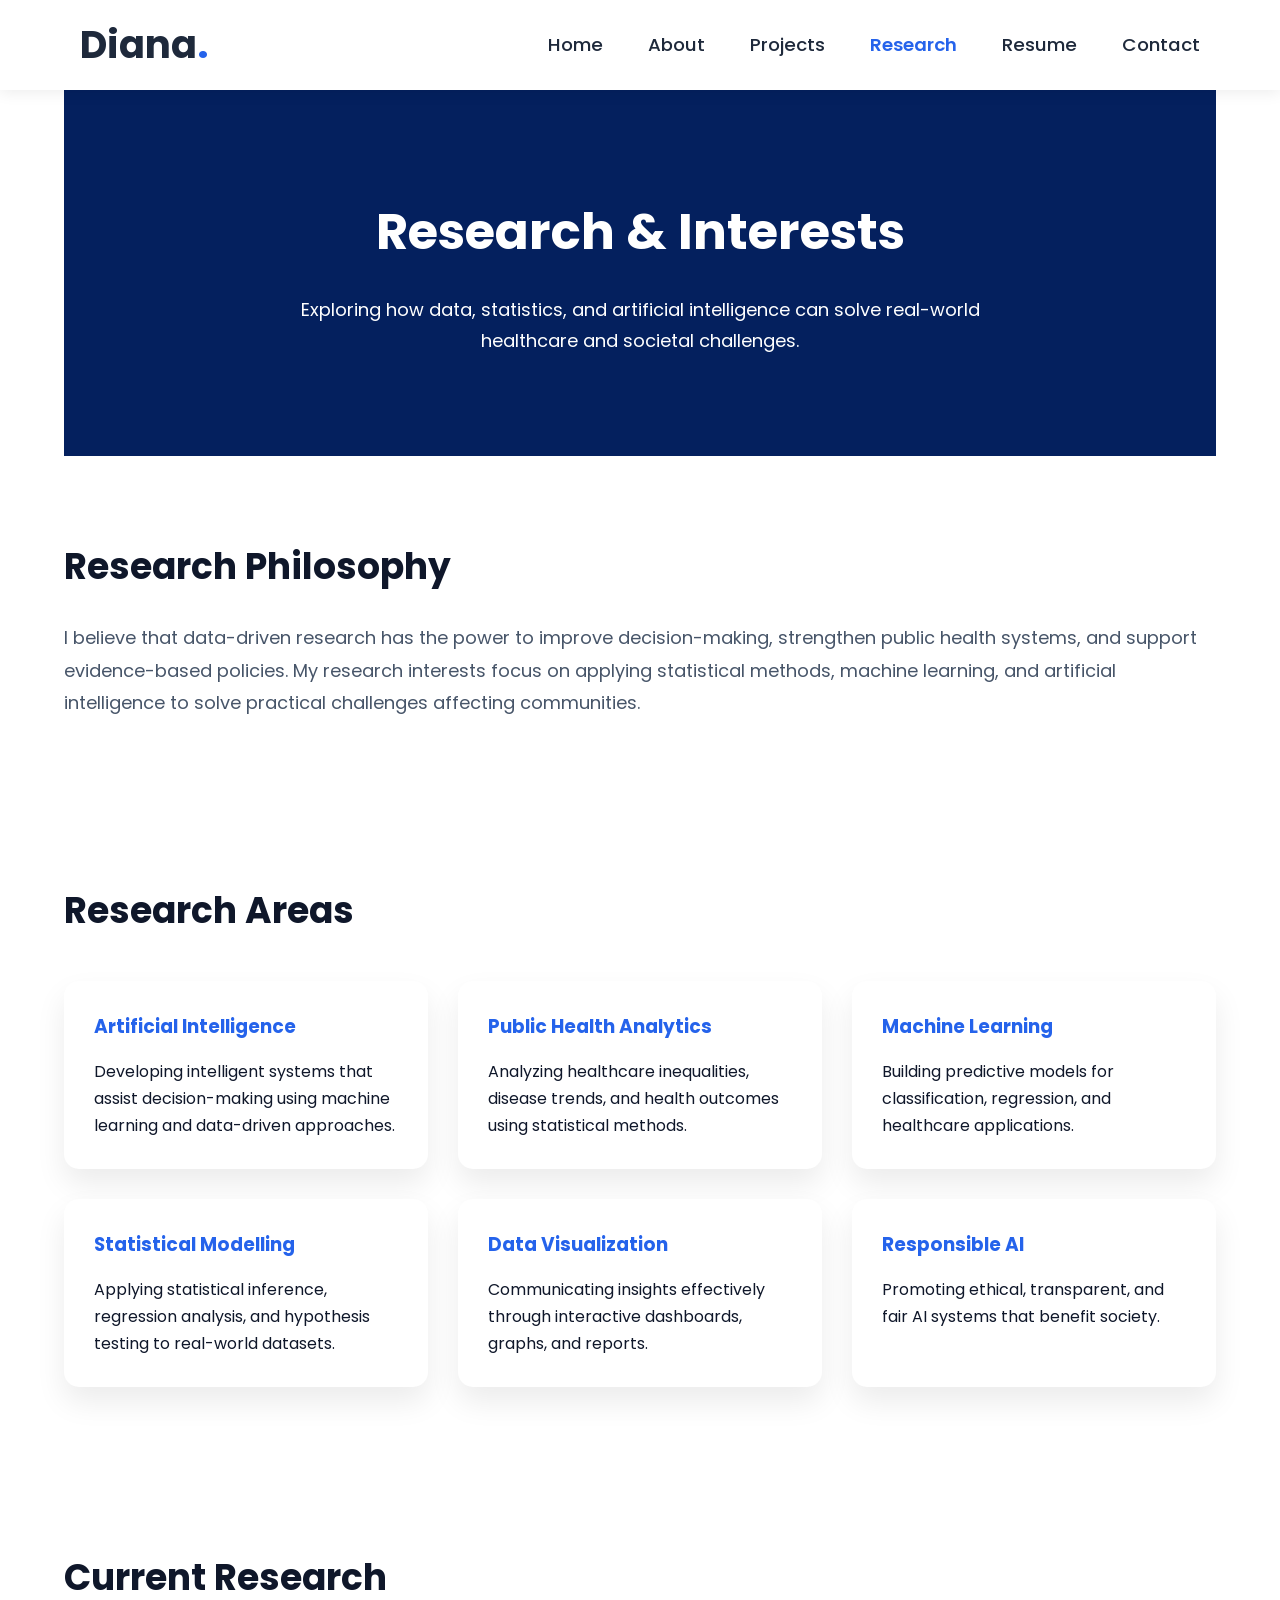
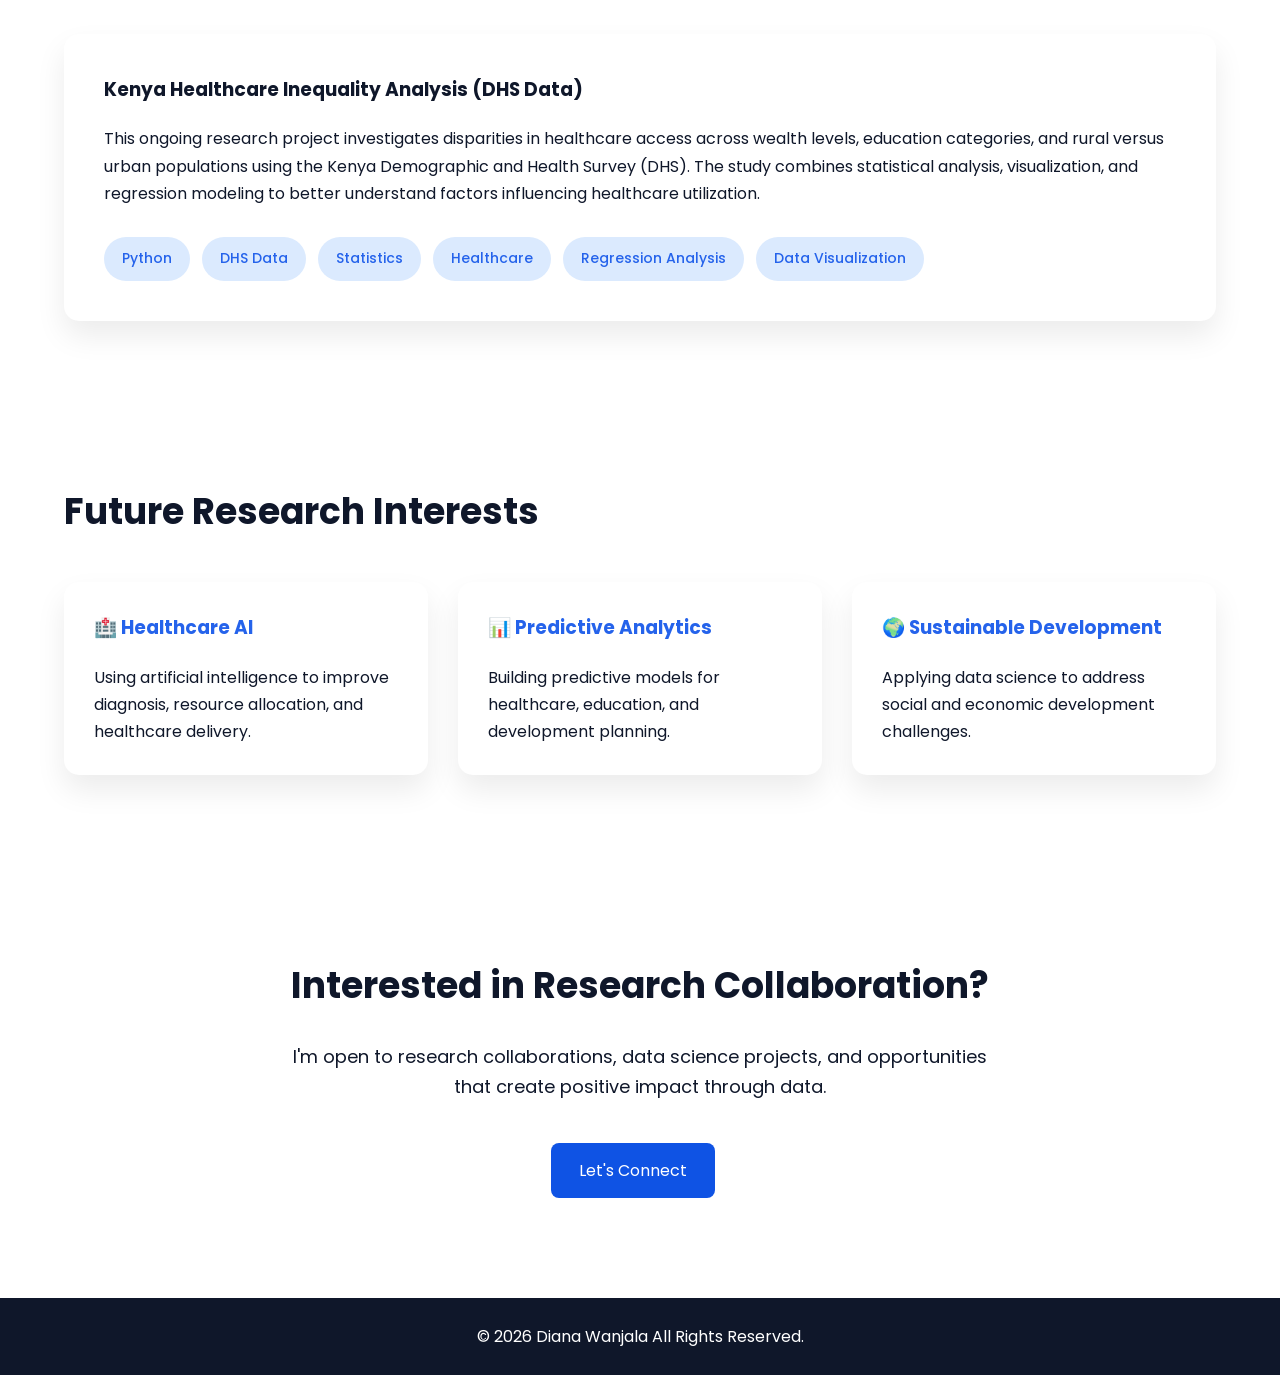
<file: research.html>
<!DOCTYPE html>
<html lang="en">

<head>

    <meta charset="UTF-8">

    <meta name="viewport" content="width=device-width, initial-scale=1.0">

    <title>Research | Diana Wanjala</title>

    <link rel="stylesheet" href="css/style.css">

    <link rel="stylesheet" href="css/navbar.css">
    <link rel="stylesheet" href="css/research.css">

    <link rel="preconnect" href="https://fonts.googleapis.com">

    <link rel="preconnect" href="https://fonts.gstatic.com" crossorigin>

    <link href="https://fonts.googleapis.com/css2?family=Poppins:wght@300;400;500;600;700&display=swap" rel="stylesheet">

</head>

<body>

<header>

<nav class="navbar">

<div class="logo">

Diana<span>.</span>

</div>

<ul class="nav-links">

<li><a href="index.html">Home</a></li>

<li><a href="about.html">About</a></li>

<li><a href="projects.html">Projects</a></li>

<li><a href="research.html" class="active">Research</a></li>

<li><a href="resume.html">Resume</a></li>

<li><a href="contact.html">Contact</a></li>

</ul>

</nav>

</header>

<!-- ================= HERO ================= -->

<section class="research-hero">

<h1>Research & Interests</h1>

<p>

Exploring how data, statistics, and artificial intelligence
can solve real-world healthcare and societal challenges.

</p>

</section>

<!-- ================= INTRO ================= -->

<section class="intro">

<h2>Research Philosophy</h2>

<p>

I believe that data-driven research has the power to improve
decision-making, strengthen public health systems, and support
evidence-based policies. My research interests focus on applying
statistical methods, machine learning, and artificial intelligence
to solve practical challenges affecting communities.

</p>

</section>

<!-- ================= RESEARCH AREAS ================= -->

<section class="areas">

<h2>Research Areas</h2>

<div class="area-grid">

<div class="area-card">

<h3>Artificial Intelligence</h3>

<p>

Developing intelligent systems that assist
decision-making using machine learning and data-driven approaches.

</p>

</div>

<div class="area-card">

<h3>Public Health Analytics</h3>

<p>

Analyzing healthcare inequalities,
disease trends,
and health outcomes using statistical methods.

</p>

</div>

<div class="area-card">

<h3>Machine Learning</h3>

<p>

Building predictive models for classification,
regression,
and healthcare applications.

</p>

</div>

<div class="area-card">

<h3>Statistical Modelling</h3>

<p>

Applying statistical inference,
regression analysis,
and hypothesis testing to real-world datasets.

</p>

</div>

<div class="area-card">

<h3>Data Visualization</h3>

<p>

Communicating insights effectively through
interactive dashboards,
graphs,
and reports.

</p>

</div>

<div class="area-card">

<h3>Responsible AI</h3>

<p>

Promoting ethical,
transparent,
and fair AI systems that benefit society.

</p>

</div>

</div>

</section>

<!-- ================= CURRENT RESEARCH ================= -->

<section class="current">

<h2>Current Research</h2>

<div class="research-project">

<h3>Kenya Healthcare Inequality Analysis (DHS Data)</h3>

<p>

This ongoing research project investigates disparities in healthcare access
across wealth levels, education categories, and rural versus urban populations
using the Kenya Demographic and Health Survey (DHS). The study combines
statistical analysis, visualization, and regression modeling to better
understand factors influencing healthcare utilization.

</p>

<div class="tags">

<span>Python</span>

<span>DHS Data</span>

<span>Statistics</span>

<span>Healthcare</span>

<span>Regression Analysis</span>

<span>Data Visualization</span>

</div>

</div>

</section>

<!-- ================= FUTURE RESEARCH ================= -->

<section class="future">

<h2>Future Research Interests</h2>

<div class="future-grid">

<div>

<h3>🏥 Healthcare AI</h3>

<p>

Using artificial intelligence to improve diagnosis,
resource allocation,
and healthcare delivery.

</p>

</div>

<div>

<h3>📊 Predictive Analytics</h3>

<p>

Building predictive models for healthcare,
education,
and development planning.

</p>

</div>

<div>

<h3>🌍 Sustainable Development</h3>

<p>

Applying data science to address
social and economic development challenges.

</p>

</div>

</div>

</section>

<!-- ================= CTA ================= -->

<section class="cta">

<h2>Interested in Research Collaboration?</h2>

<p>

I'm open to research collaborations,
data science projects,
and opportunities that create positive impact through data.

</p>

<a href="contact.html" class="btn">

Let's Connect

</a>

</section>

<footer>

<p>

© 2026 Diana Wanjala

All Rights Reserved.

</p>

</footer>

</body>

</html>
</file>
<file: css/style.css>
/*============================

GLOBAL STYLES

==============================*/

*{

margin:0;

padding:0;

box-sizing:border-box;

scroll-behavior:smooth;

}

/* ==========================
   THEME VARIABLES
========================== */

:root{

    --bg-color:#ffffff;
    --surface-color:#F8FAFC;
    --card-color:#ffffff;

    --text-color:#0F172A;
    --text-light:#475569;

    --primary:#2563EB;
    --border:#E2E8F0;

}

body{

    font-family: "Poppins", sans-serif;

    background:var(--bg-color);

    color:var(--text-color);
    margin-top:90px;

    line-height:1.7;

    transition:
        background .35s ease,
        color .35s ease;

}

body.dark-mode{

    --bg-color:#0F172A;

    --surface-color:#1E293B;

    --card-color:#1E293B;

    --text-color:#F8FAFC;

    --text-light:#CBD5E1;

    --border:#334155;

}

.theme-toggle{

    width:48px;

    height:48px;

    border:none;

    border-radius:50%;

    background:var(--surface-color);

    cursor:pointer;

    font-size:22px;

    transition:.3s;

    color:var(--text-color);

}

.theme-toggle:hover{

    transform:rotate(20deg);

    background:var(--primary);

    color:white;

}

body{

    background:var(--bg-color);
    color:var(--text-color);

    line-height:1.7;

    transition:
        background .35s ease,
        color .35s ease;

}

a{

text-decoration:none;

}

ul{

list-style:none;

}

img{

width:100%;

display:block;

}

header{

position:sticky;

top:0;

background:var(--card-color);

box-shadow:0 3px 10px rgba(0,0,0,.05);

z-index:1000;

}


.menu-btn{

display:none;

font-size:28px;

cursor:pointer;

}
.hero{

width:90%;

margin:auto;

min-height:90vh;

display:flex;

align-items:center;

justify-content:space-between;

gap:80px;

}

.hero-text{

flex:1;

}

.hero h1{

font-size:60px;

margin:15px 0;

}

.hero h2{

color:#0a4ee0;

margin-bottom:20px;

height:40px;

}

.hero p{

margin-bottom:30px;

font-size:18px;

}

.hero-image{

flex:1;

display:flex;

justify-content:center;

}

.hero-image img{

width:350px;

border-radius:50%;

box-shadow:0 20px 40px rgba(0,0,0,.15);

}

/*==========================
HERO
===========================*/

.hero{

min-height:90vh;

display:flex;

justify-content:space-between;

align-items:center;

padding:100px 8%;

gap:60px;

}

.hero-text{

flex:1;

}

.hero-greeting{

font-size:22px;

color:#2563EB;

margin-bottom:15px;

font-weight:600;

}

.hero h1{

font-size:68px;

font-weight:800;

margin-bottom:15px;

line-height:1.1;

}

.hero h2{

font-size:34px;

color:#2563EB;

height:50px;

margin-bottom:25px;

}

.hero-description{

font-size:18px;

line-height:1.9;

color:#475569;

max-width:650px;

margin-bottom:40px;

}

.hero-buttons{

display:flex;

gap:20px;

margin-bottom:35px;

flex-wrap:wrap;

}

.hero-social{

display:flex;

gap:30px;

font-weight:600;

}

.hero-social a{

transition:.3s;

}

.hero-social a:hover{

color:#2563EB;

}

.hero-image{

flex:1;

display:flex;

justify-content:center;

}

.image-circle{

width:420px;

height:420px;

border-radius:50%;

background:linear-gradient(135deg,#2563EB,#06B6D4);

display:flex;

justify-content:center;

align-items:center;

animation:float 4s ease-in-out infinite;

box-shadow:0 25px 50px rgba(37,99,235,.3);

}

.image-circle img{

width:390px;

height:390px;

object-fit:cover;

border-radius:50%;

border:8px solid white;

}

@keyframes float{

0%{

transform:translateY(0);

}

50%{

transform:translateY(-15px);

}

100%{

transform:translateY(0);

}

}

@media(max-width:992px){

.hero{

flex-direction:column-reverse;

text-align:center;

}

.hero h1{

font-size:48px;

}

.hero h2{

font-size:28px;

}

.hero-buttons{

justify-content:center;

}

.hero-social{

justify-content:center;

}

.image-circle{

width:320px;

height:320px;

}

.image-circle img{

width:295px;

height:295px;

}

}

/*==========================
ABOUT PREVIEW
===========================*/

.about-preview{

padding:100px 8%;

background:var(--card-color);

}

.about-container{

display:grid;

grid-template-columns:1.2fr 1fr;

gap:60px;

align-items:center;

}

.about-text h2{

font-size:40px;

margin-bottom:25px;

color:#0F172A;

}

.about-text p{

font-size:17px;

line-height:1.9;

color:#475569;

margin-bottom:25px;

}

.stats-grid{

display:grid;

grid-template-columns:repeat(2,1fr);

gap:25px;

}

.stat-card{

background:var(--card-color);

padding:35px 20px;

text-align:center;

border-radius:16px;

box-shadow:0 12px 25px rgba(0,0,0,.08);

transition:.3s;

}

.stat-card:hover{

transform:translateY(-8px);

}

.stat-card h3{

font-size:42px;

color:#2563EB;

margin-bottom:10px;

font-weight:700;

}

.stat-card p{

font-size:16px;

color:#475569;

}

@media(max-width:992px){

.about-container{

grid-template-columns:1fr;

}

.about-text{

text-align:center;

}

.stats-grid{

margin-top:20px;

}

}

/*==========================
FEATURED PROJECT
===========================*/

.featured-project{

padding:100px 8%;

background:var(--card-color);

}

.featured-card{

background:white;

border-radius:20px;

padding:35px;

box-shadow:0 10px 30px rgba(0,0,0,.08);

margin-bottom:70px;

}

.project-image{

width:100%;

margin-bottom:30px;

}

.project-image img{

width:90%;

max-height:400px;

object-fit:relative;

border-radius:18px;

display:block;

}


.project-status{

display:inline-block;

background:#DCFCE7;

color:#166534;

padding:8px 18px;

border-radius:30px;

font-size:14px;

font-weight:600;

margin-bottom:20px;

}

.project-content h3{

font-size:36px;

margin-bottom:20px;

color:#0F172A;
position: inherit;

}

.project-content p{

font-size:17px;

line-height:1.9;

color:#475569;

margin-bottom:30px;

}

.project-content{

max-width:900px;

margin: auto;

}

.project-tech{

display:flex;

flex-wrap:wrap;

gap:10px;

margin:25px 0;

}

.project-tech span{

background:#EFF6FF;

color:#2563EB;

padding:10px 18px;

border-radius:30px;

font-size:14px;

font-weight:600;

}


.project-content {

width:100%;

max-width:900px;

margin:auto;

} 

.project-buttons{

display:flex;

gap:15px;

margin:30px 0;

}

@media(max-width:992px){

.featured-container{

grid-template-columns:1fr;

}

.project-content{

text-align:center;

}

.project-tech{

justify-content:center;

}

.project-buttons{

justify-content:center;

}

}

/*==========================
PROJECT INFO
===========================*/

.project-info-grid{

display:grid;

grid-template-columns:repeat(4,1fr);

gap:15px;

margin:30px 0;

}

.info-box{

background:#F8FAFC;

padding:18px;

border-radius:12px;

text-align:center;

border:1px solid #E2E8F0;

}

.info-box:hover{

transform:translateY(-5px);

box-shadow:0 10px 20px rgba(0,0,0,.08);

}

.info-box h4{

margin-bottom:8px;

font-size:16px;

color:#2563EB;

}

.info-box p{

margin:0;

font-size:15px;

color:#475569;

line-height:1.5;

}

@media(max-width:900px){

.project-info-grid{

grid-template-columns:repeat(2,1fr);

}

}

@media(max-width:600px){

.project-info-grid{

grid-template-columns:1fr;

}

.project-buttons{

flex-direction:column;

}

}

/*==========================
PROJECT PROGRESS
===========================*/

.project-progress{

margin:30px 0;

}

.progress-header{

display:flex;

justify-content:space-between;

margin-bottom:10px;

font-weight:600;

color:#0F172A;

}

.progress-track{

height:12px;

background:whitesmoke;

border-radius:50px;

overflow:hidden;

}

.progress-fill{

height:100%;

width:80%;

background:linear-gradient(90deg,#2563EB,#06B6D4);

border-radius:50px;

animation:progressLoad 2s ease;

}

@keyframes progressLoad{

from{

width:0;

}

to{

width:80%;

}

}

/*==========================
PROJECT ACHIEVEMENTS
===========================*/

.project-achievements{

margin-top:30px;

}

.project-achievements h4{

color:#2563EB;

margin-bottom:15px;

}

.project-achievements ul{

padding-left:20px;

}

.project-achievements li{

margin-bottom:12px;

color:#475569;

line-height:1.6;

}

/*==========================
RESEARCH INTERESTS
===========================*/

.research-interests{

padding:100px 8%;

background:var(--card-color);

}

.research-grid{

display:grid;

grid-template-columns:repeat(auto-fit,minmax(300px,1fr));

gap:30px;

margin-top:60px;

}

.research-card{

background:whitesmoke;

padding:35px;

border-radius:18px;

text-align:center;

box-shadow:0 15px 35px rgba(0,0,0,.08);

transition:.35s ease;

border-top:5px solid transparent;

}

.research-card:hover{

transform:translateY(-10px);

border-top:5px solid #2563EB;

}

.research-icon{

font-size:55px;

margin-bottom:20px;

}

.research-card h3{

font-size:24px;

margin-bottom:15px;

color:#0F172A;

}

.research-card p{

font-size:16px;

line-height:1.8;

color:#475569;

}
.research-card:hover .research-icon{

transform:scale(1.2) rotate(8deg);

transition:.4s;

}

/*==========================
TECHNICAL STACK
===========================*/

.technical-stack{

padding:100px 8%;

background:var(--card-color);

}

.skills-dashboard{

display:grid;

grid-template-columns:repeat(auto-fit,minmax(350px,1fr));

gap:30px;

margin-top:60px;

}

.skill-category{

background:white;background:var(--card-color);

padding:35px;

border-radius:18px;

box-shadow:0 15px 35px rgba(0,0,0,.08);

transition:.35s;

border-left:5px solid #2563EB;

}

.skill-category:hover{

transform:translateY(-8px);

}

.skill-category h3{

margin-bottom:25px;

color:#0F172A;

font-size:24px;

}

.skill-tags{

display:flex;

flex-wrap:wrap;

gap:15px;

}

.skill-tags span{

display:flex;

align-items:center;

gap:10px;

background:#EFF6FF;

color:#2563EB;

padding:12px 20px;

border-radius:30px;

font-weight:600;

font-size:15px;

transition:.3s;

cursor:default;

}

.skill-tags span i{

font-size:24px;

}

.skill-tags span:hover{

background:#2563EB;

color:white;

transform:translateY(-5px) scale(1.05);

box-shadow:0 10px 20px rgba(37,99,235,.25);

}

.skill-tags span:hover i{

color:white;

}


@media(max-width:768px){

.skills-dashboard{

grid-template-columns:1fr;

}

.skill-category{

padding:30px;

}

}

/*==========================
CURRENTLY LEARNING
===========================*/

.learning-section{

padding:100px 8%;

background:var(--card-color);

}

.learning-grid{

display:grid;

grid-template-columns:repeat(auto-fit,minmax(280px,1fr));

gap:30px;

margin-top:60px;

}

.learning-card{

background:white;

padding:35px;

text-align:center;

border-radius:18px;

box-shadow:0 15px 35px rgba(0,0,0,.08);

transition:.35s;

}

.learning-card:hover{

transform:translateY(-10px);

}

.learning-icon{

font-size:55px;

margin-bottom:20px;

transition:.35s;

}

.learning-card:hover .learning-icon{

transform:rotate(10deg) scale(1.2);

}

.learning-card h3{

margin-bottom:15px;

font-size:24px;

color:#0F172A;

}

.learning-card p{

color:#475569;

line-height:1.8;

font-size:16px;

}

/*==========================
HOME CTA
===========================*/

.home-cta{

padding:120px 8%;

background:linear-gradient(135deg,#0F172A,#1E3A8A,#2563EB);

color:white;

text-align:center;

}

.cta-content{

max-width:900px;

margin:auto;

}

.home-cta h2{

font-size:48px;

margin-bottom:25px;

font-weight:700;

}

.home-cta p{

font-size:19px;

line-height:1.9;

opacity:.95;

margin-bottom:45px;

}

.cta-buttons{

display:flex;

justify-content:center;

gap:20px;

flex-wrap:wrap;

}

.home-cta .btn-primary{

background:white;

color:#2563EB;

}

.home-cta .btn-primary:hover{

background:#E2E8F0;

}

.home-cta .btn-secondary{

border:2px solid white;

color:white;

background:transparent;

}

.home-cta .btn-secondary:hover{

background:white;

color:#2563EB;

}

.btn{

display:inline-block;

padding:14px 28px;

background:#0f53e4;

color:white;

border-radius:8px;

margin-right:15px;

transition:.3s;

}

.btn:hover{

transform:translateY(-5px);

}

.btn-secondary{

background:#0F172A;

}

section{

padding:80px 10%;

}

.cards{

display:grid;

grid-template-columns:repeat(auto-fit,minmax(250px,1fr));

gap:25px;

margin-top:40px;

}

.card{

background:white;

padding:30px;

border-radius:12px;

box-shadow:0 10px 25px rgba(0,0,0,.08);

transition:.3s;

}

.card:hover{

transform:translateY(-10px);

}

.research-list{

display:flex;

flex-wrap:wrap;

gap:15px;

margin-top:30px;

}

.research-list span{

padding:12px 18px;

background:#2563EB;

color:white;

border-radius:30px;

}

/*==========================
FOOTER
===========================*/

footer{
    background:#0F172A;
    color:white;
    text-align:center;
    padding:25px;
}

@media(max-width:900px){

.hero{

flex-direction:column-reverse;

text-align:center;

}

.hero h1{

font-size:42px;

}

.nav-links{

display:none;

}

.menu-btn{

display:block;

}

.hero-image img{

width:250px;

}

}
</file>
<file: css/navbar.css>
/* ===================================
   NAVBAR
=================================== */

.navbar{

    position:fixed;

    top:0;

    left:0;

    width:100%;

    height:90px;

    display:flex;

    justify-content:space-between;

    align-items:center;

    padding:0 80px;

    background:#fff;

    box-shadow:0 2px 15px rgba(0,0,0,.08);

    z-index:1000;

}

/* Logo */

.logo{

    font-size:2.4rem;

    font-weight:700;

    color:#1E293B;

    text-decoration:none;

}

.logo span{

    color:#2563EB;

}

/* Navigation */

.navbar ul{

    display:flex;

    align-items:center;

    gap:45px;

    list-style:none;

}

.navbar ul li{

    list-style:none;

}

.navbar ul li a{

    text-decoration:none;

    color:#1E293B;

    font-size:1.15rem;

    font-weight:500;

    transition:.3s;

}

.navbar ul li a:hover{

    color:#2563EB;

}

.navbar ul li a.active{

    color:#2563EB;

    font-weight:600;

}

/* Theme Toggle */

.theme-toggle{

    width:48px;

    height:48px;

    border:none;

    border-radius:50%;

    background:#F1F5F9;

    cursor:pointer;

    display:flex;

    justify-content:center;

    align-items:center;

    transition:.3s;

}

.theme-toggle:hover{

    background:#2563EB;

    color:#fff;

    transform:rotate(15deg);

}
</file>
<file: css/research.css>
/*==============================
RESEARCH HERO
==============================*/
body{
    margin-top:90px;
}
.research-hero{

background:#04205e;

color:white;

text-align:center;

padding:100px 20px;

}

.research-hero h1{

font-size:50px;

margin-bottom:20px;

}

.research-hero p{

max-width:750px;

margin:auto;

font-size:18px;

}

/*==============================
SECTIONS
==============================*/

section{

width:90%;

margin:auto;

padding:80px 0;

}

section h2{

margin-bottom:25px;

font-size:36px;

color:#0F172A;

}

.intro p{

font-size:18px;

color:#475569;

line-height:1.8;

}

/*==============================
RESEARCH AREAS
==============================*/

.area-grid{

display:grid;

grid-template-columns:repeat(auto-fit,minmax(280px,1fr));

gap:30px;

margin-top:40px;

}

.area-card{

background:white;

padding:30px;

border-radius:15px;

box-shadow:0 15px 30px rgba(0,0,0,.08);

transition:.3s;

}

.area-card:hover{

transform:translateY(-10px);

}

.area-card h3{

margin-bottom:15px;

color:#2563EB;

}

/*==============================
CURRENT RESEARCH
==============================*/

.research-project{

background:white;

padding:40px;

border-radius:15px;

box-shadow:0 15px 30px rgba(0,0,0,.08);

}

.research-project h3{

margin-bottom:20px;

}

.tags{

display:flex;

flex-wrap:wrap;

gap:12px;

margin-top:30px;

}

.tags span{

background:#DBEAFE;

color:#2563EB;

padding:10px 18px;

border-radius:30px;

font-size:14px;

font-weight:500;

}

/*==============================
FUTURE
==============================*/

.future-grid{

display:grid;

grid-template-columns:repeat(auto-fit,minmax(280px,1fr));

gap:30px;

margin-top:40px;

}

.future-grid div{

background:white;

padding:30px;

border-radius:15px;

box-shadow:0 15px 30px rgba(0,0,0,.08);

transition:.3s;

}

.future-grid div:hover{

transform:translateY(-10px);

}

.future-grid h3{

margin-bottom:20px;

color:#2563EB;

}

/*==============================
CTA
==============================*/

.cta{

text-align:center;

padding:100px 20px;

}

.cta p{

max-width:700px;

margin:20px auto 40px;

font-size:18px;

}

/*==============================
RESPONSIVE
==============================*/

@media(max-width:768px){

.research-hero h1{

font-size:38px;

}

section h2{

font-size:30px;

}

.area-grid,
.future-grid{

grid-template-columns:1fr;

}

}
</file>
